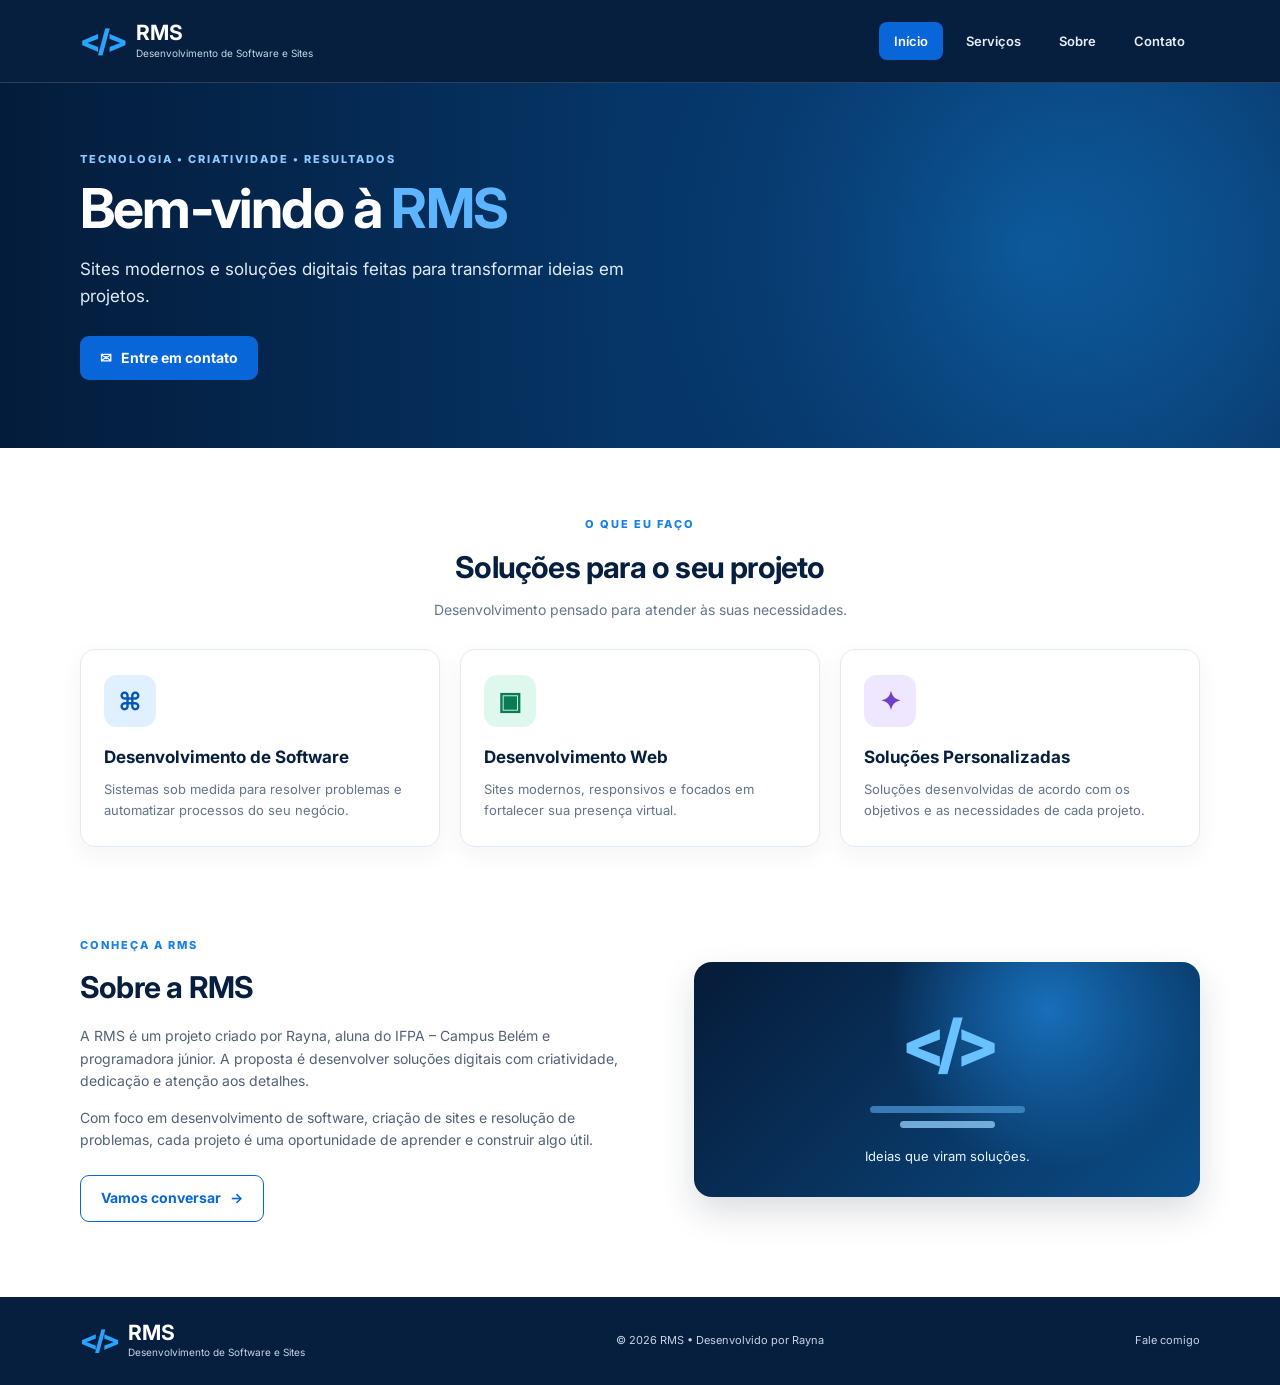
<file: index.html>
<!DOCTYPE html>
<html lang="pt-BR">
<head>
    <meta charset="UTF-8">
    <meta name="viewport" content="width=device-width, initial-scale=1.0">
    <meta name="description" content="RMS - Desenvolvimento de software, sites e soluções personalizadas.">
    <title>RMS | Desenvolvimento de Software e Sites</title>
    <link rel="stylesheet" href="style.css">
</head>
<body>
    <header class="topo">
        <div class="barra container">
            <a class="marca" href="index.html" aria-label="RMS - Página inicial">
                <span class="marca-icone">&lt;/&gt;</span>
                <span><strong>RMS</strong><small>Desenvolvimento de Software e Sites</small></span>
            </a>
            <nav class="menu" aria-label="Navegação principal">
                <a class="ativo" href="index.html">Início</a>
                <a href="#servicos">Serviços</a>
                <a href="#sobre">Sobre</a>
                <a href="contato.html">Contato</a>
            </nav>
        </div>
    </header>

    <main>
        <section class="hero">
            <div class="container hero-conteudo">
                <p class="sobretitulo">TECNOLOGIA • CRIATIVIDADE • RESULTADOS</p>
                <h1>Bem-vindo à <span>RMS</span></h1>
                <p class="hero-texto">Sites modernos e soluções digitais feitas para transformar ideias em projetos.</p>
                <a class="botao" href="contato.html"> <span aria-hidden="true">✉</span> Entre em contato</a>
            </div>
        </section>

        <section class="secao container" id="servicos">
            <div class="titulo-secao">
                <p class="sobretitulo">O QUE EU FAÇO</p>
                <h2>Soluções para o seu projeto</h2>
                <p>Desenvolvimento pensado para atender às suas necessidades.</p>
            </div>
            <div class="cartoes">
                <article class="cartao">
                    <div class="icone azul" aria-hidden="true">⌘</div>
                    <h3>Desenvolvimento de Software</h3>
                    <p>Sistemas sob medida para resolver problemas e automatizar processos do seu negócio.</p>
                </article>
                <article class="cartao">
                    <div class="icone verde" aria-hidden="true">▣</div>
                    <h3>Desenvolvimento Web</h3>
                    <p>Sites modernos, responsivos e focados em fortalecer sua presença virtual.</p>
                </article>
                <article class="cartao">
                    <div class="icone roxo" aria-hidden="true">✦</div>
                    <h3>Soluções Personalizadas</h3>
                    <p>Soluções desenvolvidas de acordo com os objetivos e as necessidades de cada projeto.</p>
                </article>
            </div>
        </section>

        <section class="sobre container" id="sobre">
            <div class="sobre-texto">
                <p class="sobretitulo">CONHEÇA A RMS</p>
                <h2>Sobre a RMS</h2>
                <p>A RMS é um projeto criado por Rayna, aluna do IFPA – Campus Belém e programadora júnior. A proposta é desenvolver soluções digitais com criatividade, dedicação e atenção aos detalhes.</p>
                <p>Com foco em desenvolvimento de software, criação de sites e resolução de problemas, cada projeto é uma oportunidade de aprender e construir algo útil.</p>
                <a class="botao botao-contorno" href="contato.html">Vamos conversar <span aria-hidden="true">→</span></a>
            </div>
            <div class="sobre-destaque" aria-label="Ilustração de desenvolvimento web">
                <span class="codigo">&lt;/&gt;</span>
                <span class="linha-codigo"></span>
                <span class="linha-codigo curta"></span>
                <span class="texto-destaque">Ideias que viram soluções.</span>
            </div>
        </section>
    </main>

    <footer class="rodape">
        <div class="container rodape-conteudo">
            <a class="marca marca-rodape" href="index.html">
                <span class="marca-icone">&lt;/&gt;</span>
                <span><strong>RMS</strong><small>Desenvolvimento de Software e Sites</small></span>
            </a>
            <p>© 2026 RMS • Desenvolvido por Rayna</p>
            <a href="contato.html">Fale comigo</a>
        </div>
    </footer>
</body>
</html>
</file>
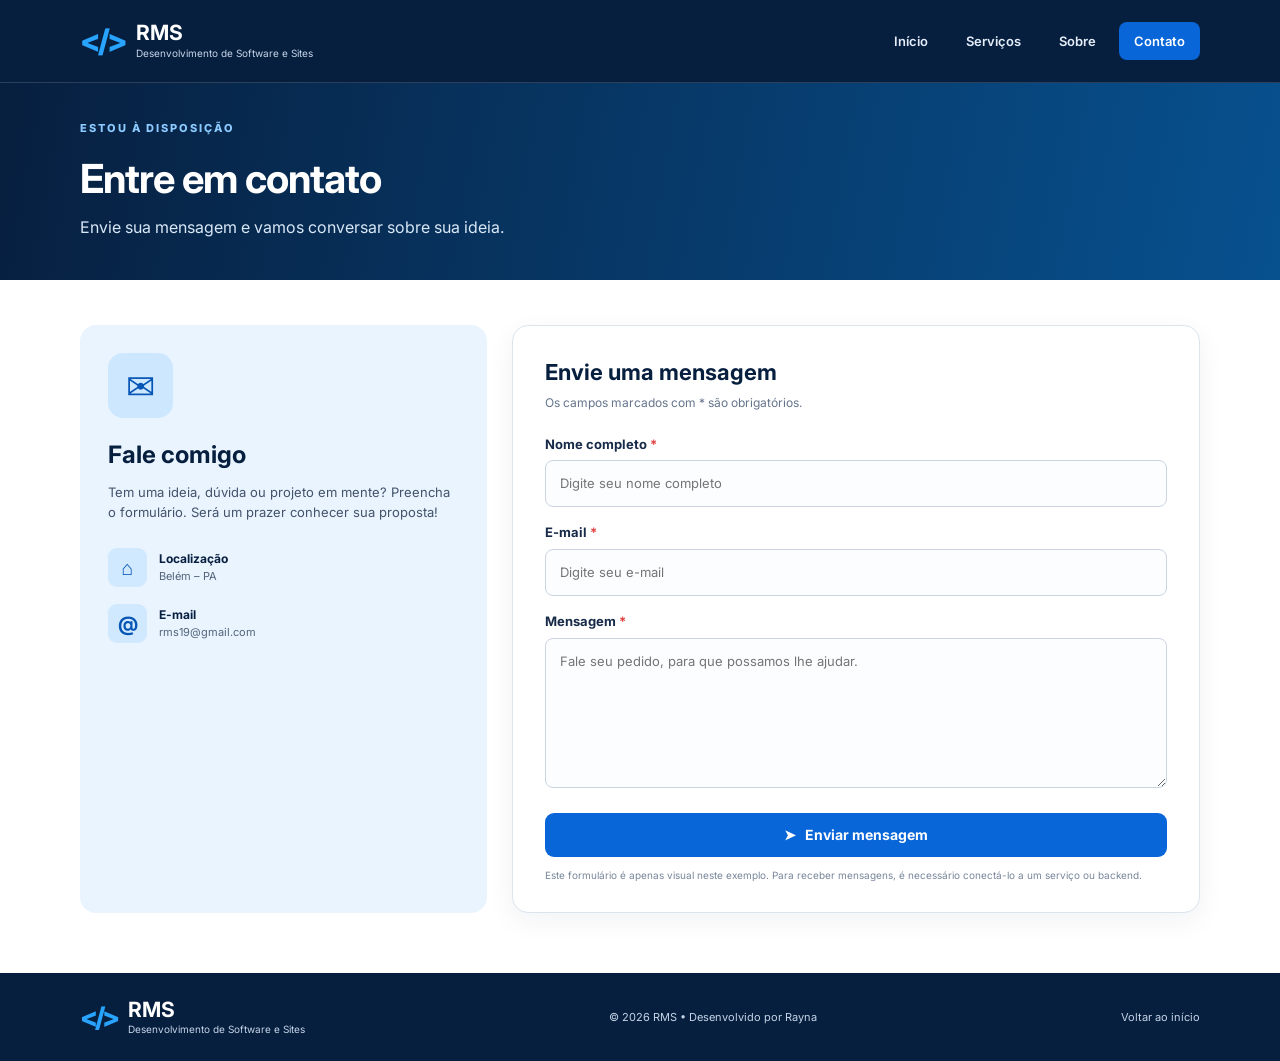
<file: contato.html>
<!DOCTYPE html>
<html lang="pt-BR">
<head>
    <meta charset="UTF-8">
    <meta name="viewport" content="width=device-width, initial-scale=1.0">
    <meta name="description" content="Entre em contato com a RMS.">
    <title>Contato | RMS</title>
    <link rel="stylesheet" href="style.css">
</head>
<body>
    <header class="topo">
        <div class="barra container">
            <a class="marca" href="index.html" aria-label="RMS - Página inicial">
                <span class="marca-icone">&lt;/&gt;</span>
                <span><strong>RMS</strong><small>Desenvolvimento de Software e Sites</small></span>
            </a>
            <nav class="menu" aria-label="Navegação principal">
                <a href="index.html">Início</a>
                <a href="index.html#servicos">Serviços</a>
                <a href="index.html#sobre">Sobre</a>
                <a class="ativo" href="contato.html">Contato</a>
            </nav>
        </div>
    </header>

    <main>
        <section class="faixa-contato">
            <div class="container">
                <p class="sobretitulo">ESTOU À DISPOSIÇÃO</p>
                <h1>Entre em contato</h1>
                <p>Envie sua mensagem e vamos conversar sobre sua ideia.</p>
            </div>
        </section>

        <section class="area-contato container">
            <aside class="painel-contato">
                <div class="icone-envelope" aria-hidden="true">✉</div>
                <h2>Fale comigo</h2>
                <p>Tem uma ideia, dúvida ou projeto em mente? Preencha o formulário. Será um prazer conhecer sua proposta!</p>
                <div class="info-contato">
                    <div class="info-icone" aria-hidden="true">⌂</div>
                    <div><strong>Localização</strong><span>Belém – PA</span></div>
                </div>
                <div class="info-contato">
                    <div class="info-icone" aria-hidden="true">@</div>
                    <div><strong>E-mail</strong><span>rms19@gmail.com</span></div>
                </div>
            </aside>

            <form class="formulario" action="#" method="post">
                <h2>Envie uma mensagem</h2>
                <p class="descricao-form">Os campos marcados com * são obrigatórios.</p>

                <label for="nome">Nome completo <span>*</span></label>
                <input type="text" id="nome" name="nome" placeholder="Digite seu nome completo" autocomplete="name" required>

                <label for="email">E-mail <span>*</span></label>
                <input type="email" id="email" name="email" placeholder="Digite seu e-mail" autocomplete="email" required>

                <label for="mensagem">Mensagem <span>*</span></label>
                <textarea id="mensagem" name="mensagem" rows="6" placeholder="Fale seu pedido, para que possamos lhe ajudar." required></textarea>

                <button class="botao enviar" type="submit">➤ &nbsp; Enviar mensagem</button>
                <p class="aviso-form">Este formulário é apenas visual neste exemplo. Para receber mensagens, é necessário conectá-lo a um serviço ou backend.</p>
            </form>
        </section>
    </main>

    <footer class="rodape">
        <div class="container rodape-conteudo">
            <a class="marca marca-rodape" href="index.html">
                <span class="marca-icone">&lt;/&gt;</span>
                <span><strong>RMS</strong><small>Desenvolvimento de Software e Sites</small></span>
            </a>
            <p>© 2026 RMS • Desenvolvido por Rayna</p>
            <a href="index.html">Voltar ao início</a>
        </div>
    </footer>
</body>
</html>
</file>
<file: style.css>
@import url('https://fonts.googleapis.com/css2?family=Inter:wght@400;500;600;700;800&display=swap');

:root {
    --azul-escuro: #071f3f;
    --azul: #0866d9;
    --azul-claro: #e8f3ff;
    --texto: #17243a;
    --cinza: #64748b;
    --fundo: #f7f9fc;
    --branco: #ffffff;
}

* { box-sizing: border-box; }
html { scroll-behavior: smooth; }
body {
    margin: 0;
    color: var(--texto);
    background: var(--branco);
    font-family: 'Inter', Arial, sans-serif;
    line-height: 1.6;
}
a { color: inherit; text-decoration: none; }
.container { width: min(1120px, calc(100% - 40px)); margin: 0 auto; }

.topo {
    background: var(--azul-escuro);
    color: var(--branco);
    border-bottom: 1px solid rgba(255,255,255,.15);
}
.barra {
    min-height: 82px;
    display: flex;
    align-items: center;
    justify-content: space-between;
    gap: 24px;
}
.marca { display: inline-flex; align-items: center; gap: 11px; }
.marca-icone { color: #28a4ff; font-size: 31px; font-weight: 800; letter-spacing: -3px; }
.marca strong { display: block; font-size: 21px; line-height: 1.1; }
.marca small { display: block; color: #c6d5e8; font-size: 10px; }
.menu { display: flex; align-items: center; gap: 8px; }
.menu a {
    padding: 9px 15px;
    border-radius: 8px;
    color: #e4edf8;
    font-size: 13px;
    font-weight: 600;
    transition: background .2s, color .2s;
}
.menu a:hover, .menu a.ativo { color: white; background: var(--azul); }

.hero {
    min-height: 365px;
    display: flex;
    align-items: center;
    color: white;
    background: linear-gradient(90deg, rgba(4,28,59,.98), rgba(5,54,105,.88), rgba(5,54,105,.35)),
                radial-gradient(circle at 80% 45%, #1685d9 0, #0b3769 36%, #071f3f 72%);
}
.hero-conteudo { padding-top: 58px; padding-bottom: 58px; }
.sobretitulo { margin: 0 0 9px; color: #1680e9; font-size: 11px; font-weight: 800; letter-spacing: 2px; }
.hero .sobretitulo { color: #8ccaff; }
.hero h1 { max-width: 650px; margin: 0; font-size: clamp(36px, 5vw, 55px); line-height: 1.12; letter-spacing: -1.8px; }
.hero h1 span { color: #5db5ff; }
.hero-texto { max-width: 560px; margin: 17px 0 25px; color: #e0ebf8; font-size: 17px; }
.botao {
    display: inline-flex;
    justify-content: center;
    align-items: center;
    gap: 9px;
    min-height: 44px;
    padding: 11px 20px;
    border: 0;
    border-radius: 9px;
    background: var(--azul);
    color: white;
    font: inherit;
    font-size: 14px;
    font-weight: 700;
    cursor: pointer;
    transition: transform .2s, background .2s, box-shadow .2s;
}
.botao:hover { background: #0755b5; transform: translateY(-2px); box-shadow: 0 8px 20px rgba(8,102,217,.2); }

.secao { padding-top: 68px; padding-bottom: 70px; }
.titulo-secao { margin-bottom: 28px; text-align: center; }
.titulo-secao h2, .sobre h2 { margin: 0 0 8px; color: var(--azul-escuro); font-size: 30px; letter-spacing: -.8px; }
.titulo-secao > p:last-child { margin: 0; color: var(--cinza); font-size: 14px; }
.cartoes { display: grid; grid-template-columns: repeat(3, 1fr); gap: 20px; }
.cartao {
    padding: 25px 23px;
    border: 1px solid #e4eaf2;
    border-radius: 15px;
    background: white;
    box-shadow: 0 8px 25px rgba(16,42,75,.05);
    transition: transform .2s, box-shadow .2s;
}
.cartao:hover { transform: translateY(-5px); box-shadow: 0 14px 30px rgba(16,42,75,.1); }
.icone {
    width: 52px; height: 52px; display: grid; place-items: center;
    border-radius: 13px; font-size: 25px; font-weight: 700;
}
.icone.azul { color: #0755b5; background: #e1f0ff; }
.icone.verde { color: #087c55; background: #dff8ed; }
.icone.roxo { color: #7040c8; background: #efe7ff; }
.cartao h3 { margin: 17px 0 8px; color: var(--azul-escuro); font-size: 17px; }
.cartao p { margin: 0; color: var(--cinza); font-size: 13px; }

.sobre {
    display: grid;
    grid-template-columns: 1.05fr .95fr;
    align-items: center;
    gap: 55px;
    padding-top: 20px;
    padding-bottom: 75px;
}
.sobre-texto > p:not(.sobretitulo) { color: #526176; font-size: 14px; }
.botao-contorno { margin-top: 10px; border: 1px solid var(--azul); background: white; color: var(--azul); }
.botao-contorno:hover { color: white; }
.sobre-destaque {
    min-height: 235px;
    display: flex; flex-direction: column; align-items: center; justify-content: center;
    overflow: hidden; border-radius: 18px;
    color: white;
    background: radial-gradient(circle at 70% 20%, #176fba, transparent 40%), linear-gradient(135deg, #061b38, #0b4d88);
    box-shadow: 0 15px 35px rgba(7,31,63,.15);
}
.codigo { color: #69c2ff; font-size: 65px; font-weight: 800; letter-spacing: -7px; }
.linha-codigo { width: 155px; height: 7px; margin-top: 10px; border-radius: 10px; background: #438fca; opacity: .8; }
.linha-codigo.curta { width: 95px; margin-top: 8px; background: #8bc9f4; }
.texto-destaque { margin-top: 18px; color: #e5f3ff; font-size: 13px; }

.faixa-contato {
    padding: 37px 0 40px;
    color: white;
    background: linear-gradient(100deg, #071f3f, #07518f);
}
.faixa-contato .sobretitulo { color: #8ccaff; }
.faixa-contato h1 { margin: 0 0 4px; font-size: clamp(30px, 4vw, 40px); letter-spacing: -1px; }
.faixa-contato p:last-child { margin: 0; color: #d9e8f7; }
.area-contato {
    display: grid;
    grid-template-columns: .8fr 1.35fr;
    align-items: stretch;
    gap: 25px;
    padding-top: 45px;
    padding-bottom: 60px;
}
.painel-contato {
    padding: 28px;
    border-radius: 16px;
    background: #e9f4ff;
}
.icone-envelope {
    width: 65px; height: 65px; display: grid; place-items: center;
    border-radius: 15px; background: #cde7ff; color: #0755b5; font-size: 35px;
}
.painel-contato h2 { margin: 18px 0 7px; color: var(--azul-escuro); font-size: 24px; }
.painel-contato > p { margin: 0 0 25px; color: #43536a; font-size: 13px; }
.info-contato { display: flex; align-items: center; gap: 12px; margin-top: 17px; }
.info-icone { width: 39px; height: 39px; display: grid; place-items: center; border-radius: 9px; background: #d0e9ff; color: #0755b5; font-size: 20px; font-weight: 700; }
.info-contato strong, .info-contato span { display: block; }
.info-contato strong { color: var(--azul-escuro); font-size: 12px; }
.info-contato span { color: #53647a; font-size: 11px; overflow-wrap: anywhere; }

.formulario {
    padding: 29px 32px;
    border: 1px solid #dce4ee;
    border-radius: 16px;
    background: white;
    box-shadow: 0 8px 28px rgba(16,42,75,.06);
}
.formulario h2 { margin: 0; color: var(--azul-escuro); font-size: 22px; }
.descricao-form { margin: 3px 0 21px; color: var(--cinza); font-size: 12px; }
.formulario label { display: block; margin: 15px 0 6px; color: #172b49; font-size: 13px; font-weight: 700; }
.formulario label span { color: #e04444; }
.formulario input, .formulario textarea {
    width: 100%;
    padding: 12px 14px;
    border: 1px solid #cbd5e1;
    border-radius: 8px;
    outline: none;
    background: #fbfdff;
    color: var(--texto);
    font: inherit;
    font-size: 13px;
    transition: border .2s, box-shadow .2s;
}
.formulario input:focus, .formulario textarea:focus { border-color: var(--azul); box-shadow: 0 0 0 3px rgba(8,102,217,.12); }
.formulario textarea { min-height: 130px; resize: vertical; }
.enviar { width: 100%; margin-top: 17px; }
.aviso-form { margin: 10px 0 0; color: #78869a; font-size: 10px; }

.rodape { background: var(--azul-escuro); color: white; }
.rodape-conteudo { min-height: 88px; display: flex; align-items: center; justify-content: space-between; gap: 20px; }
.marca-rodape .marca-icone { font-size: 27px; }
.rodape p, .rodape-conteudo > a:last-child { color: #c5d4e6; font-size: 11px; }
.rodape-conteudo > a:last-child:hover { color: white; }

@media (max-width: 760px) {
    .barra { padding-top: 15px; padding-bottom: 15px; flex-direction: column; align-items: flex-start; }
    .menu { width: 100%; flex-wrap: wrap; gap: 3px; }
    .menu a { padding: 8px 10px; font-size: 12px; }
    .cartoes { grid-template-columns: 1fr; }
    .sobre, .area-contato { grid-template-columns: 1fr; gap: 22px; }
    .sobre { padding-top: 0; }
    .rodape-conteudo { padding-top: 20px; padding-bottom: 20px; flex-direction: column; align-items: flex-start; gap: 10px; }
    .rodape p { margin: 0; }
}
@media (max-width: 420px) {
    .container { width: min(100% - 28px, 1120px); }
    .hero { min-height: 330px; }
    .hero-texto { font-size: 15px; }
    .formulario, .painel-contato { padding: 22px 18px; }
}
</file>
